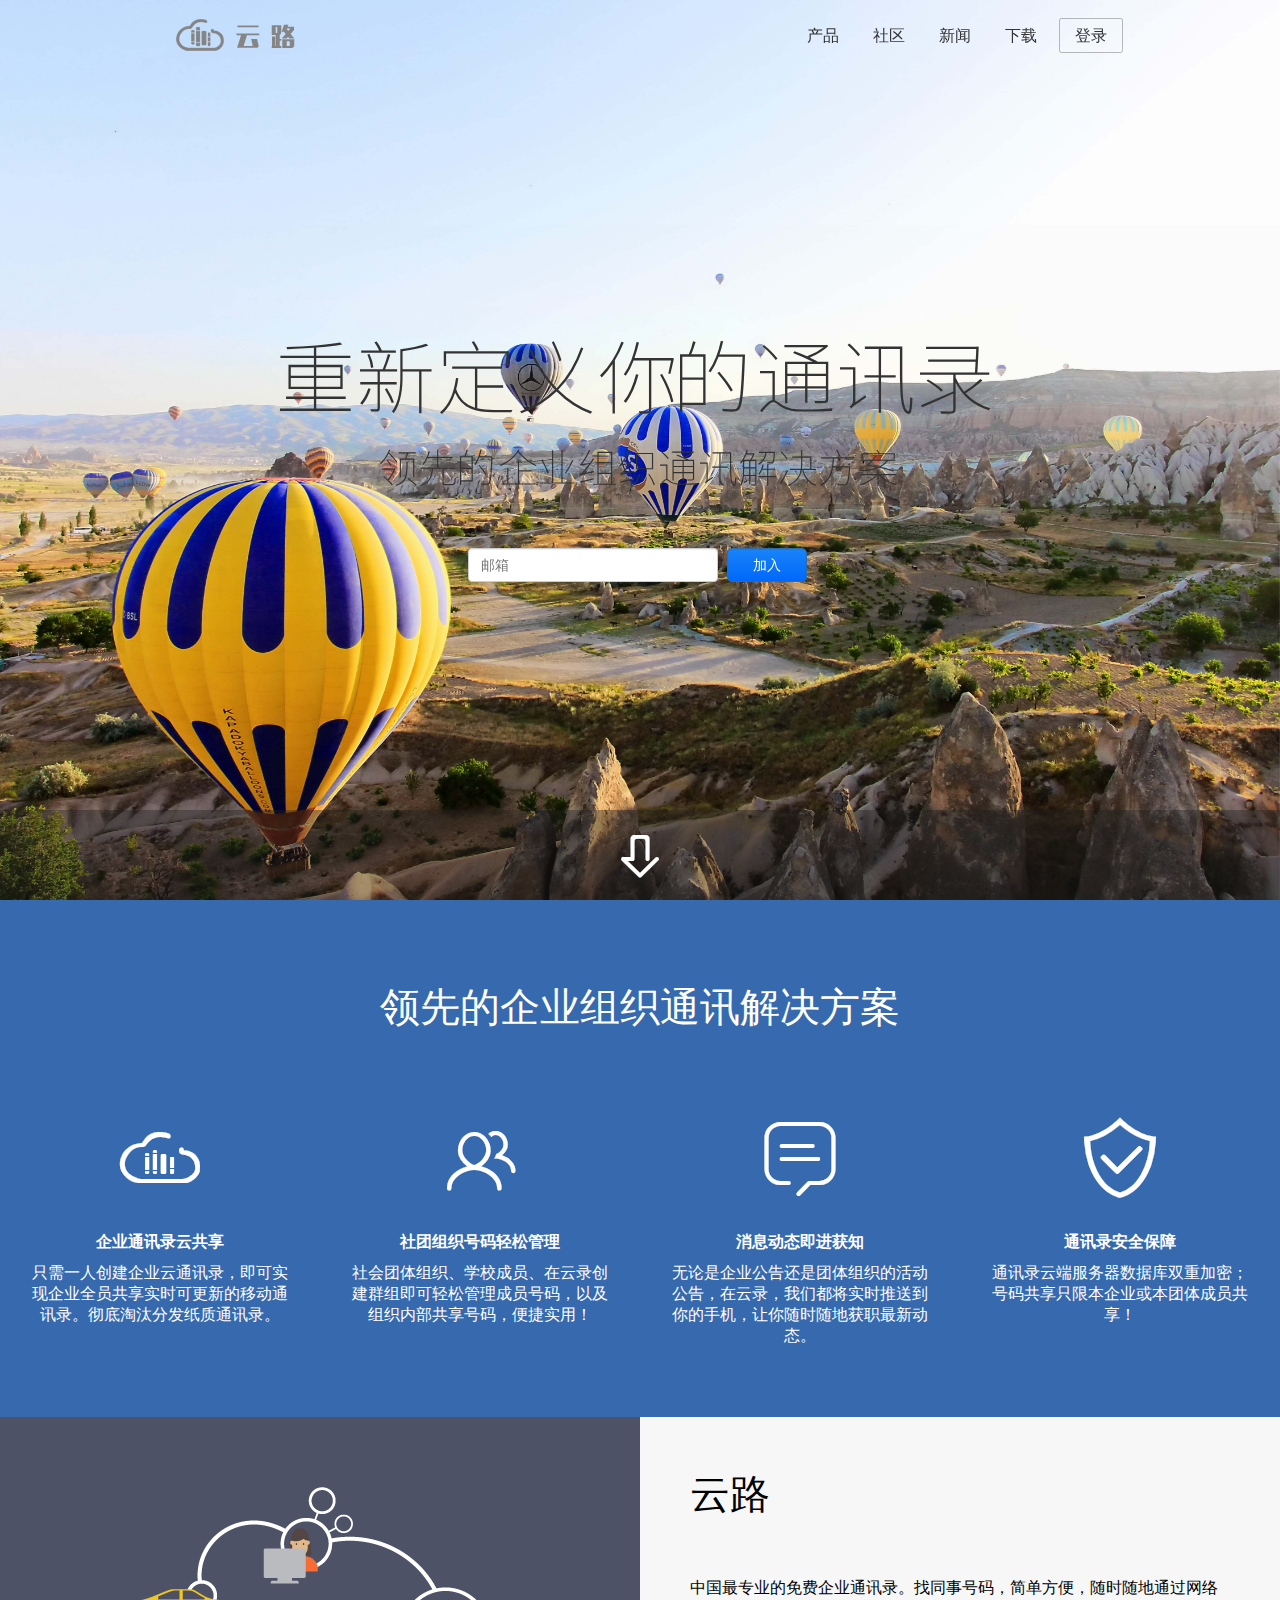
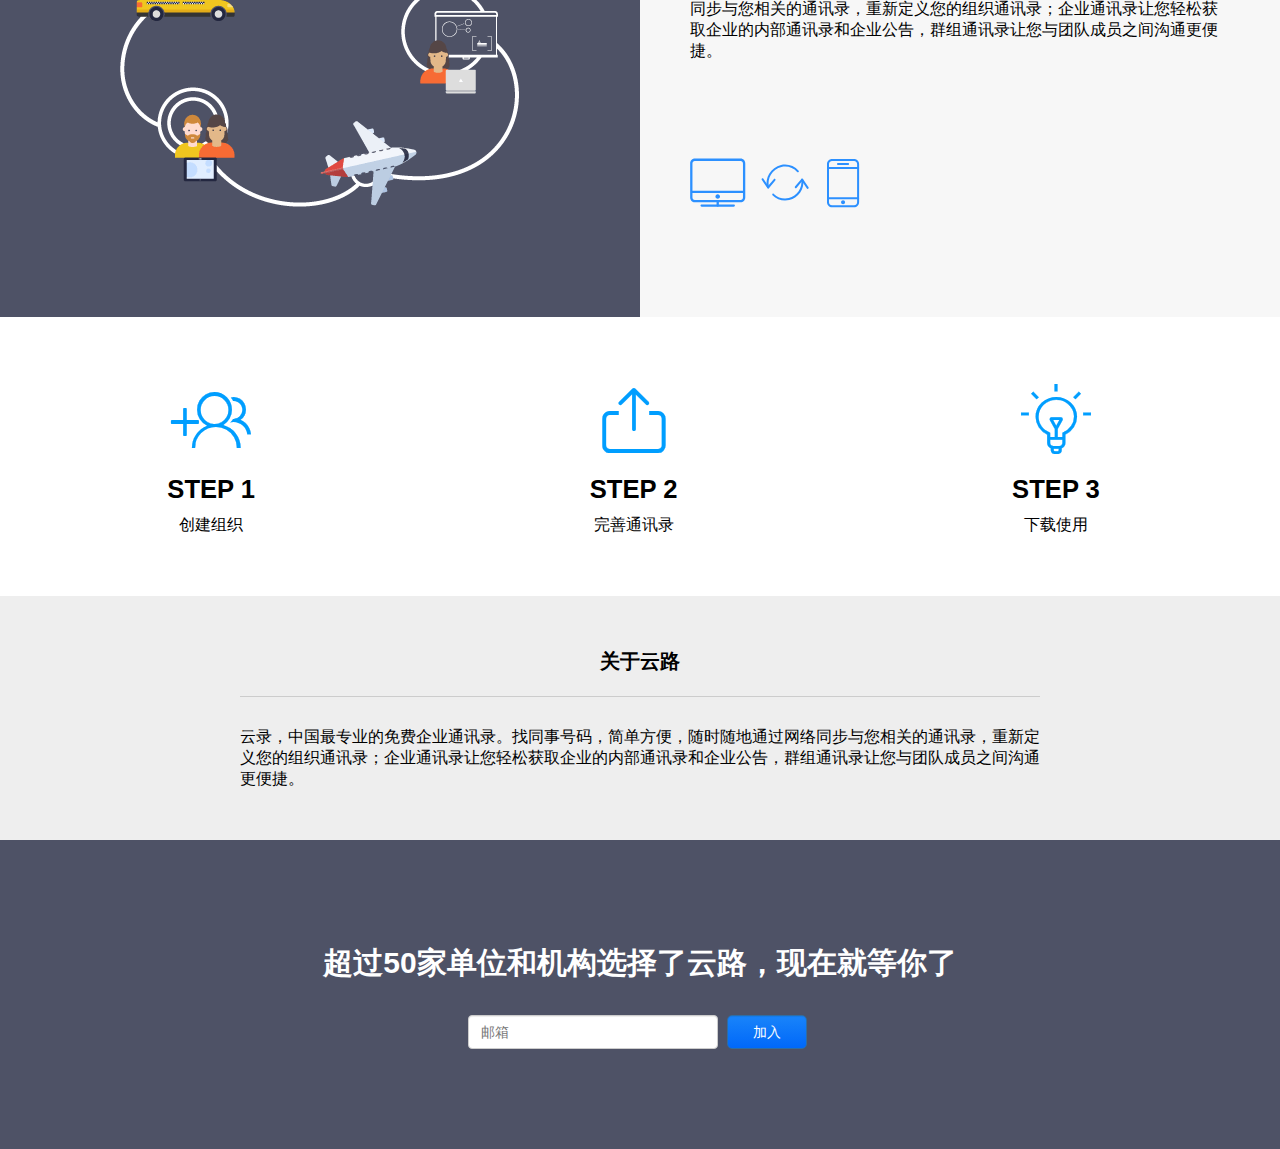
<file: index.html>
<!DOCTYPE html>
<html>
<head>
	<meta http-equiv="content-type" content="text/html;charset=utf-8">
	<meta http-equiv="X-UA-Compatible" content="IE=Edge">
	<title>Sample1</title>
	<script type="text/javascript" src="./content/scripts/jquery-1.11.1.min.js"></script>
	<script type="text/javascript" src="./content/scripts/sample1/sample1.js"></script>
	<link rel="stylesheet" type="text/css" href="./content/css/sample1/sample1.css">
</head>
<body>
	<div class="header">
		<div class="container">
			<div class="logo"></div>
			<div class="menu">
				<ul>
					<li class="menu-item"><a href="#">产品</a></li>
					<li class="menu-item"><a href="#">社区</a></li>
					<li class="menu-item"><a href="#">新闻</a></li>
					<li class="menu-item"><a href="#">下载</a></li>
					<li class="menu-item login"><a href="#">登录</a></li>
				</ul>
				<div class="-s-size">
					<div class="menu-bt iconfont icon-list"></div>
					<div class="menu-list" style="display: none;">
						<div class="menu-list-item">产品</div>
						<div class="menu-list-item">社区</div>
						<div class="menu-list-item">新闻</div>
						<div class="menu-list-item">下载</div>
						<div class="menu-list-item">登录</div>
					</div>
				</div>
			</div>
		</div>
	</div>
	<div class="banner parallax">
		<div class="parallax-img"></div>
	</div>
	<div class="banner top -trans-block">
		<div class="tbc">
			<div class="container">
				<div class="-h1">重新定义你的通讯录</div>
				<div class="-h2">领先的企业组织通讯解决方案</div>
				<div class="login">
					<input type="email" name="email" placeholder="邮箱" required class="login-input">
					<button class="submit login-input btn">加入</button>
				</div>
			</div>
		</div>
		<div class="-trans-bt iconfont icon-down"></div>
	</div>
	<div class="-content-2 -trans-block">
		<div class="-h2">领先的企业组织通讯解决方案</div>
		<div class="container-2c">
			<div class="iconfont icon-cloud"></div>
			<div class="title">企业通讯录云共享</div>
			<div class="text">只需一人创建企业云通讯录，即可实现企业全员共享实时可更新的移动通讯录。彻底淘汰分发纸质通讯录。</div>
		</div>
		<div class="container-2c">
			<div class="iconfont icon-contacts"></div>
			<div class="title">社团组织号码轻松管理</div>
			<div class="text">社会团体组织、学校成员、在云录创建群组即可轻松管理成员号码，以及组织内部共享号码，便捷实用！</div>
		</div>
		<div class="container-2c">
			<div class="iconfont icon-message"></div>
			<div class="title">消息动态即进获知</div>
			<div class="text">无论是企业公告还是团体组织的活动公告，在云录，我们都将实时推送到你的手机，让你随时随地获职最新动态。</div>
		</div>
		<div class="container-2c">
			<div class="iconfont icon-safe"></div>
			<div class="title">通讯录安全保障</div>
			<div class="text">通讯录云端服务器数据库双重加密；号码共享只限本企业或本团体成员共享！</div>
		</div>
		<div style="clear: both; margin-bottom: 70px;"></div>
	</div>
	<div class="-content-3 -trans-block">
		<div class="-content-3-left">
			<div><img src="./content/images/sample1/welcomecloud.png"></div>
		</div>
		<div class="-content-3-right">
			<div class="-h2">云路</div>
			<p>中国最专业的免费企业通讯录。找同事号码，简单方便，随时随地通过网络同步与您相关的通讯录，重新定义您的组织通讯录；企业通讯录让您轻松获取企业的内部通讯录和企业公告，群组通讯录让您与团队成员之间沟通更便捷。</p>
			<p>
				<img src="./content/images/sample1/sync.svg">
			</p>
		</div>
		<div style="clear: both;"></div>
	</div>
	<div class="-content-4 -trans-block">
		<div class="container-4c">
			<div class="iconfont icon-contacts-2"></div>
			<div class="title">STEP 1</div>
			<div class="text">创建组织</div>
		</div>
		<div class="container-4c">
			<div class="iconfont icon-finish"></div>
			<div class="title">STEP 2</div>
			<div class="text">完善通讯录</div>
		</div>
		<div class="container-4c">
			<div class="iconfont icon-upload"></div>
			<div class="title">STEP 3</div>
			<div class="text">下载使用</div>
		</div>
		<div style="clear: both;"></div>
	</div>
	<div class="-content-5 -trans-block">
		<div class="container">
			<div class="title">关于云路</div>
			<div class="text">云录，中国最专业的免费企业通讯录。找同事号码，简单方便，随时随地通过网络同步与您相关的通讯录，重新定义您的组织通讯录；企业通讯录让您轻松获取企业的内部通讯录和企业公告，群组通讯录让您与团队成员之间沟通更便捷。
			</div>
		</div>
	</div>
	<div class="-content-6 -trans-block">
		<div class="container">
			<div class="title">超过50家单位和机构选择了云路，现在就等你了</div>
			<div class="login">
				<input type="email" name="email" placeholder="邮箱" required class="login-input">
				<button class="submit login-input btn">加入</button>
			</div>
		</div>
	</div>
</body>
</html>
</file>
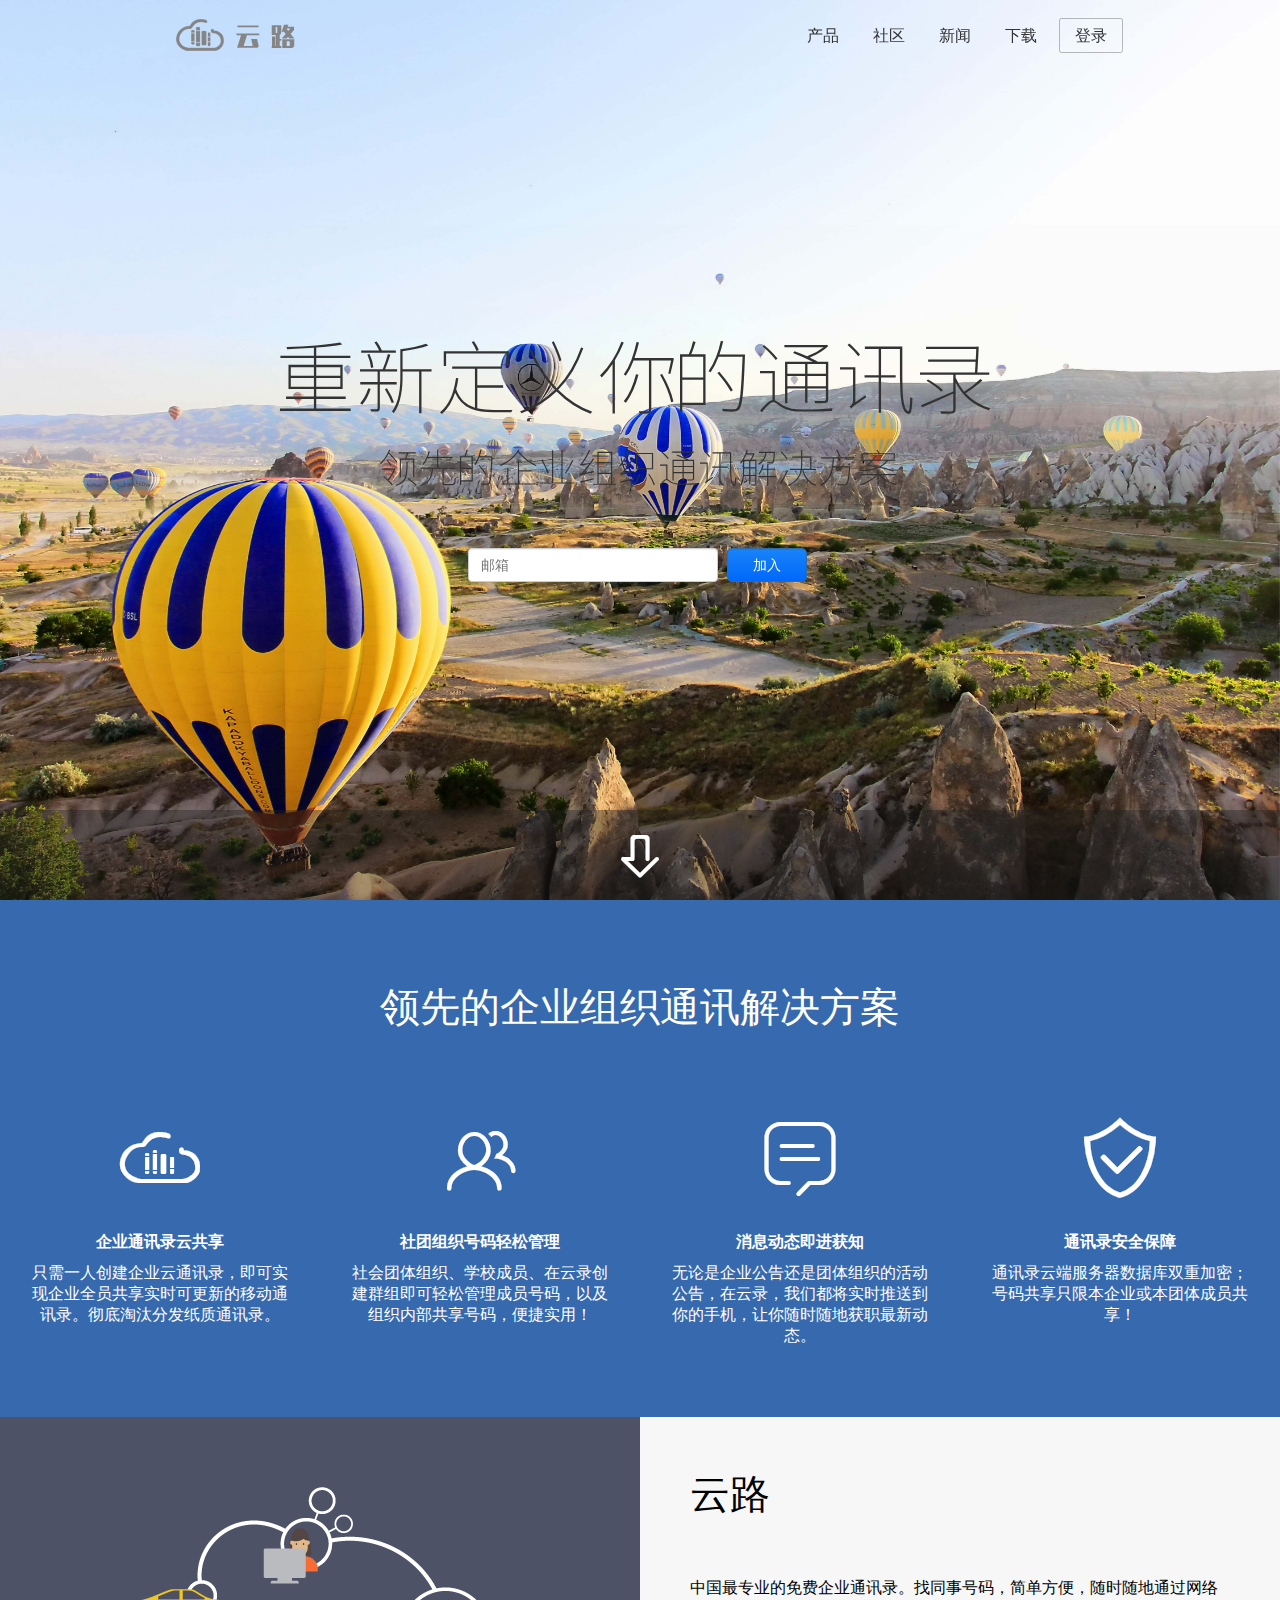
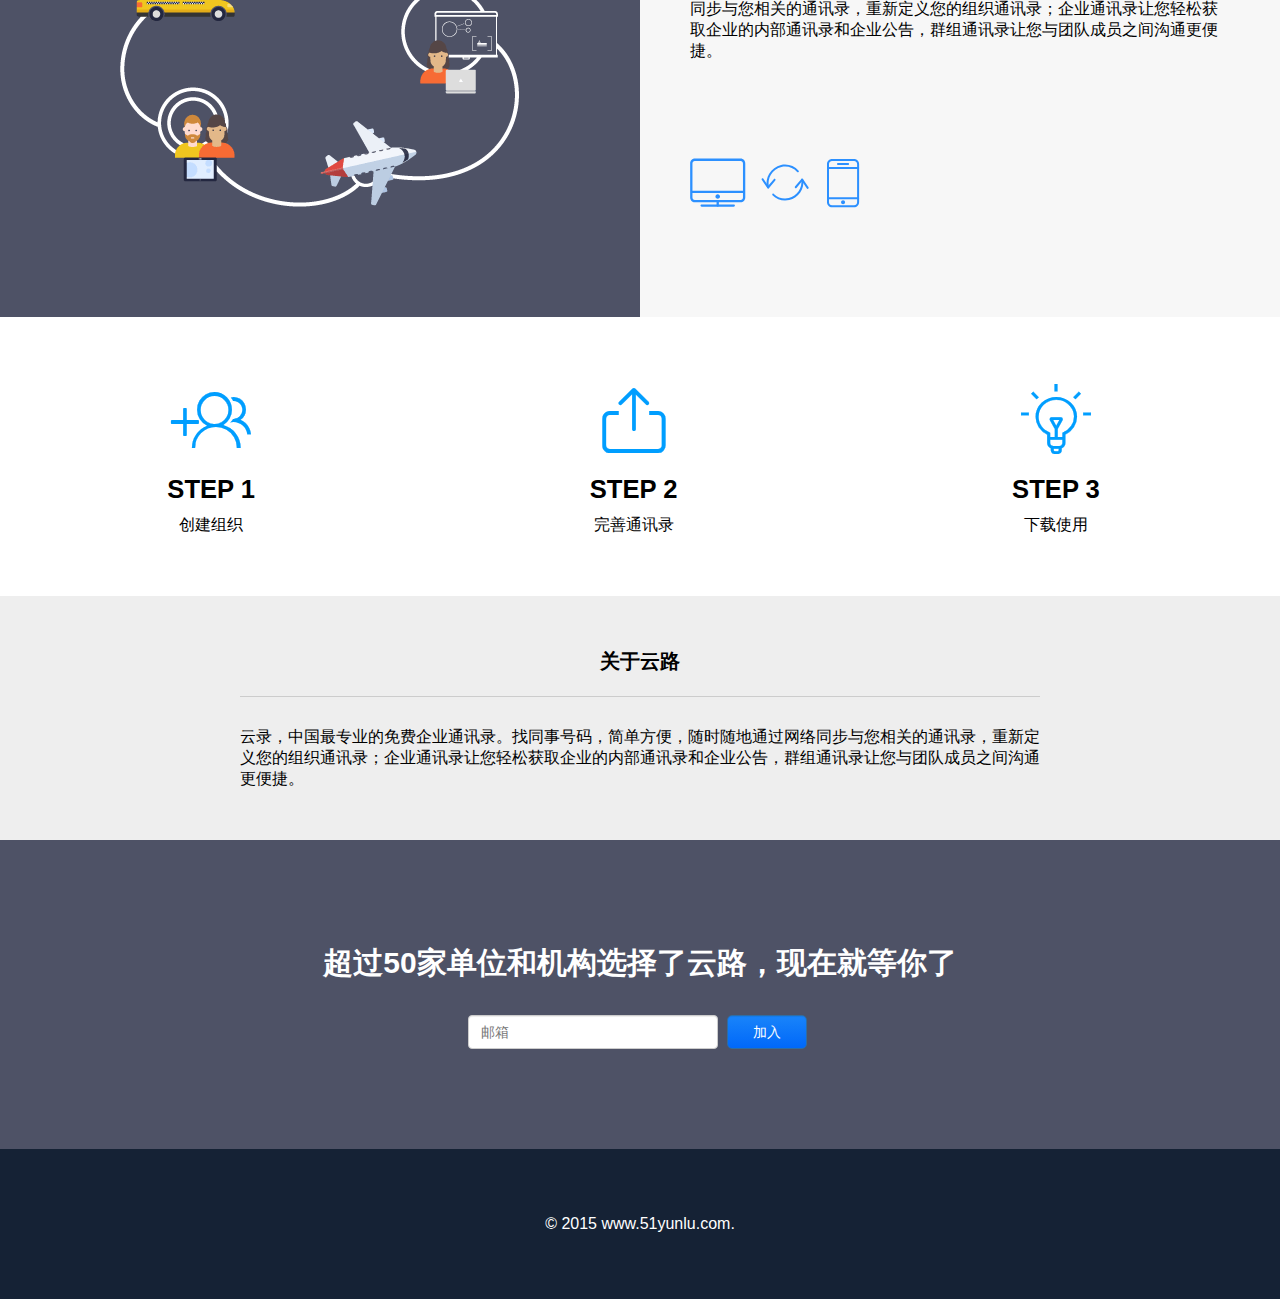
<file: sample1.html>
<!DOCTYPE html>
<html>
<head>
	<meta http-equiv="content-type" content="text/html;charset=utf-8">
	<meta http-equiv="X-UA-Compatible" content="IE=Edge">
	<title>Sample1</title>
	<script type="text/javascript" src="./content/scripts/jquery-1.11.1.min.js"></script>
	<script type="text/javascript" src="./content/scripts/sample1/sample1.js"></script>
	<link rel="stylesheet" type="text/css" href="./content/css/sample1/sample1.css">
</head>
<body>
	<div class="header">
		<div class="container">
			<div class="logo"></div>
			<div class="menu">
				<ul>
					<li class="menu-item"><a href="#">产品</a></li>
					<li class="menu-item"><a href="#">社区</a></li>
					<li class="menu-item"><a href="#">新闻</a></li>
					<li class="menu-item"><a href="#">下载</a></li>
					<li class="menu-item login"><a href="#">登录</a></li>
				</ul>
				<div class="-s-size">
					<div class="menu-bt iconfont icon-list"></div>
					<div class="menu-list" style="display: none;">
						<div class="menu-list-item">产品</div>
						<div class="menu-list-item">社区</div>
						<div class="menu-list-item">新闻</div>
						<div class="menu-list-item">下载</div>
						<div class="menu-list-item">登录</div>
					</div>
				</div>
			</div>
		</div>
	</div>
	<div class="banner parallax">
		<div class="parallax-img"></div>
	</div>
	<div class="banner top -trans-block">
		<div class="tbc">
			<div class="container">
				<div class="-h1">重新定义你的通讯录</div>
				<div class="-h2">领先的企业组织通讯解决方案</div>
				<div class="login">
					<input type="email" name="email" placeholder="邮箱" required class="login-input">
					<button class="submit login-input btn">加入</button>
				</div>
			</div>
		</div>
		<div class="-trans-bt iconfont icon-down"></div>
	</div>
	<div class="-content-2 -trans-block">
		<div class="-h2">领先的企业组织通讯解决方案</div>
		<div class="container-2c">
			<div class="iconfont icon-cloud"></div>
			<div class="title">企业通讯录云共享</div>
			<div class="text">只需一人创建企业云通讯录，即可实现企业全员共享实时可更新的移动通讯录。彻底淘汰分发纸质通讯录。</div>
		</div>
		<div class="container-2c">
			<div class="iconfont icon-contacts"></div>
			<div class="title">社团组织号码轻松管理</div>
			<div class="text">社会团体组织、学校成员、在云录创建群组即可轻松管理成员号码，以及组织内部共享号码，便捷实用！</div>
		</div>
		<div class="container-2c">
			<div class="iconfont icon-message"></div>
			<div class="title">消息动态即进获知</div>
			<div class="text">无论是企业公告还是团体组织的活动公告，在云录，我们都将实时推送到你的手机，让你随时随地获职最新动态。</div>
		</div>
		<div class="container-2c">
			<div class="iconfont icon-safe"></div>
			<div class="title">通讯录安全保障</div>
			<div class="text">通讯录云端服务器数据库双重加密；号码共享只限本企业或本团体成员共享！</div>
		</div>
		<div style="clear: both; margin-bottom: 70px;"></div>
	</div>
	<div class="-content-3 -trans-block">
		<div class="-content-3-left">
			<div><img src="./content/images/sample1/welcomecloud.png"></div>
		</div>
		<div class="-content-3-right">
			<div class="-h2">云路</div>
			<p>中国最专业的免费企业通讯录。找同事号码，简单方便，随时随地通过网络同步与您相关的通讯录，重新定义您的组织通讯录；企业通讯录让您轻松获取企业的内部通讯录和企业公告，群组通讯录让您与团队成员之间沟通更便捷。</p>
			<p>
				<img src="./content/images/sample1/sync.svg">
			</p>
		</div>
		<div style="clear: both;"></div>
	</div>
	<div class="-content-4 -trans-block">
		<div class="container-4c">
			<div class="iconfont icon-contacts-2"></div>
			<div class="title">STEP 1</div>
			<div class="text">创建组织</div>
		</div>
		<div class="container-4c">
			<div class="iconfont icon-finish"></div>
			<div class="title">STEP 2</div>
			<div class="text">完善通讯录</div>
		</div>
		<div class="container-4c">
			<div class="iconfont icon-upload"></div>
			<div class="title">STEP 3</div>
			<div class="text">下载使用</div>
		</div>
		<div style="clear: both;"></div>
	</div>
	<div class="-content-5 -trans-block">
		<div class="container">
			<div class="title">关于云路</div>
			<div class="text">云录，中国最专业的免费企业通讯录。找同事号码，简单方便，随时随地通过网络同步与您相关的通讯录，重新定义您的组织通讯录；企业通讯录让您轻松获取企业的内部通讯录和企业公告，群组通讯录让您与团队成员之间沟通更便捷。
			</div>
		</div>
	</div>
	<div class="-content-6 -trans-block">
		<div class="container">
			<div class="title">超过50家单位和机构选择了云路，现在就等你了</div>
			<div class="login">
				<input type="email" name="email" placeholder="邮箱" required class="login-input">
				<button class="submit login-input btn">加入</button>
			</div>
		</div>
	</div>
	<div class="-content-7 -trans-block">
		<p>© 2015 www.51yunlu.com.</p>
	</div>
</body>
</html>
</file>
<file: content/css/sample1/sample1.css>
html, body
{
	margin: 0;
	padding: 0;
	font-size: 16px;
 	height: 100%;
}
html, body, button, a
{
	font-family: "Helvetica Neue",Helvetica,Arial,"Microsoft Yahei","Hiragino Sans GB","WenQuanYi Micro Hei",sans-serif!important;
 	-webkit-font-smoothing: antialiased;
}
*, :after, :before
{
	-webkit-box-sizing: border-box;
	-moz-box-sizing: border-box;
	box-sizing: border-box;
}
.container
{
	width: 970px;
	margin: 0 auto;
}
.tbc
{
	display: table-cell;
}
.-h1
{
	font-size: 80px;
}
.-h2
{
	font-size: 40px;
}
.btn
{
	cursor: pointer;
}
@media (max-width: 1000px) {
	.container
	{
		width: auto;
	}
	.-h1
	{
		font-size: 40px;
	}
	.-h2
	{
		font-size: 20px;
	}
}

/*********
* translation
**********/
.-trans-block
{
	display: block;
	background-color: #fff;
}
.-trans-bt
{
	position: absolute;
	left: 0;
	width: 100%;
	text-align: center;
	bottom: 0;
	font-size: 60px;
	line-height: 1.5;
	background: rgba(33,33,33,.4);
	cursor: pointer;
	-webkit-transition: all ease-in-out 200ms;
	-o-transition: all ease-in-out 200ms;
	transition: all ease-in-out 200ms;
	color: #fff;
}
.-trans-bt:hover
{
	background: rgba(33,33,33,.6);
}

/*********
* header
**********/
.header
{
	height: 65px;
	position: absolute;
	top: 0;
	left: 0;
	width: 100%;
	z-index: 10;
}
.header .logo
{
	height: 40px;
	width: 140px;
	float: left;
	background: url(../../images/sample1/logo.png);
	cursor: pointer;
	margin: 15px 0 0 15px;
}
.header .menu
{
	float: right;
}
.header .menu .menu-item
{
	float: left;
	list-style: none;
	margin-top: 10px;
}
.header .menu .menu-item a
{
	color: #333;
	font-size: 1em;
	text-decoration: none;
	padding: 15px;
	margin: 0 2px;
	border-bottom: 1px solid transparent;
	-webkit-transition: all ease-in-out 200ms;
	-o-transition: all ease-in-out 200ms;
	transition: all ease-in-out 200ms;
}
.header .menu .-s-size
{
	display: none;
	color: #333;
	cursor: pointer;
}
.header .menu .menu-bt
{
	font-size: 32px;
	margin: 12px;
}
.header .menu .menu-item a:hover
{
	border-bottom: 1px solid #fff;
}
.header .menu .menu-item.login a
{
	border: rgba(33,33,33,.3) solid 1px;
	-webkit-border-radius: 2.5px;
	border-radius: 2.5px;
	margin: 0 2px 0 5px;
	padding: 8px 15px;
}
.header .menu .menu-item.login a:hover
{
	border-color: rgba(33,33,33,1);
}
.header .menu .menu-list
{
	position: absolute;
	width: 100%;
	top: 65px;
	left: 0;
	background: rgba(0,0,0,.2);
}
.header .menu .menu-list div
{
	padding: 10px;
	text-align: center;
}
.header .menu .menu-list div:hover
{
	background: rgba(0,0,0,.2);	
}
@media (max-width: 700px) {
	.header .menu ul
	{
		display: none;
	}
	.header .menu .-s-size
	{
		display: block;
	}
}

/*********
* banner
**********/
.banner
{
	width: 100%;
	height: 100%;
}
.parallax
{
	position: fixed;
	z-index: -1;
}
.parallax-img
{
	position: relative;
	width: 100%;
	height: 100%;
}
.parallax-img:before
{
	background-position-x: center;
	position: absolute;
	content: "";
	display: block;
	height: 100%;
	width: 100%;
	-webkit-background-size: cover;
	background-size: cover;
	background-image: url(../../images/sample1/bk.jpg);
}

/*********
* top
**********/
.top
{
	position: relative;
	display: table !important;
	table-layout: fixed;
	color: #333;
}
.top.-trans-block
{
	background-color: transparent;
}
.top .tbc
{
	/*height: 300px;*/
	width: 100%;
	padding: 0;
	border: 0;
	vertical-align: middle;
	text-align: center;
}
.top .login
{
	margin-top: 50px;
}
.top .login-input,
.-content-6 .login-input
{
	width: 250px;
	margin-right: 5px;
	height: 34px;
	padding: 6px 12px;
	font-size: 14px;
	line-height: 1.42857143;
	color: #555;
	background-color: #fff;
	background-image: none;
	border: 1px solid #ccc;
	border-radius: 4px;
	-webkit-box-shadow: inset 0 1px 1px rgba(0,0,0,.075);
	box-shadow: inset 0 1px 1px rgba(0,0,0,.075);
	-webkit-transition: border-color ease-in-out .15s,-webkit-box-shadow ease-in-out .15s;
	-o-transition: border-color ease-in-out .15s,box-shadow ease-in-out .15s;
	transition: border-color ease-in-out .15s,box-shadow ease-in-out .15s;
}
.top .login-input:focus,
.-content-6 .logo-input:focus
{
	border-color: #66afe9;
	outline: 0;
	-webkit-box-shadow: inset 0 1px 1px rgba(0,0,0,.075),0 0 8px rgba(102,175,233,.6);
	box-shadow: inset 0 1px 1px rgba(0,0,0,.075),0 0 8px rgba(102,175,233,.6);
}
.top .submit,
.-content-6 .submit
{
	width: 80px;
	border-color: #2e6da4;
	color: #fff;
	-webkit-border-radius: 5px;
	border-radius: 5px;
	background: -webkit-linear-gradient(top,#1984FA,#0068F9);
	background: -o-linear-gradient(top,#1984FA,#0068F9);
}
.top .submit:hover,
.-content-6 .submit:hover
{
	background: -webkit-linear-gradient(top,#0074F9,#0059F8);
	background: -o-linear-gradient(top,#0074F9,#0059F8);
}
.top .-h1,
.top .-h2
{
	font-family: SiYuan-ExtraLight,Lato,"Helvetica Neue",Arial,Microsoft Yahei,Hiragino Sans GB,WenQuanYi Micro Hei,sans-serif;
	font-weight: 100;
	line-height: 1.5em;
}
@media (max-width: 500px) {
	.top .login-input,
	.top .submit,
	.-content-6 .login-input,
	.-content-6 .submit
	{
		width: 90%;
		margin-top: 20px;
	}
}

/*********
* 2 content
**********/
.-content-2
{
	color: #434a54;
	text-align: center;
	background: rgba(54, 105, 174, 1);
	color: white;
}
.-content-2 .-h2
{
	padding: 80px 0 20px 0;
}
.container-2c
{
	float: left;
	width: 25%;
	padding: 0 30px;
}
.container-2c .iconfont
{
	font-size: 80px;
	margin: 60px 0 30px 0;
}
.container-2c .title
{
	font-weight: bold;
	margin-bottom: 10px;
}
@media (max-width: 1000px) {
	.container-2c
	{
		width: 50%;
	}
}
@media (max-width: 600px) {
	.container-2c
	{
		width: 100%;
	}
}

/*********
* 3 content
**********/
.-content-3-left,
.-content-3-right
{
	float: left;
	width: 50%;
	height: 500px;
}
.-content-3-left
{
	display: table;
	text-align: center;
	background: rgba(78, 82, 102, 1);
}
.-content-3-left div
{
	vertical-align: middle;
	margin-top: 70px;
}
.-content-3-right
{
	padding: 50px;
	background: #F7F7F7;
}
.-content-3-right .-h2
{
	padding-bottom: 40px;
}
.-content-3-right p
{
	padding-bottom: 80px;
}
@media (max-width: 820px) {
	.-content-3-left
	{
		display: none;
	}
	.-content-3-right
	{
		width: 100%;
	}
}

/*********
* 4 content
**********/
.-content-4
{

}
.container-4c
{
	float: left;
	width: 33%;
	text-align: center;
	padding: 60px;
}
.container-4c .iconfont
{
	font-size: 80px;
	color: rgba(0, 158, 255, 1);
}
.container-4c .title
{
	font-weight: bold;
	font-size: 1.6em;
	line-height: 2.0;
}
@media (max-width: 600px) {
	.container-4c
	{
		width: 100%;
	}
}

/*********
* 5 content
**********/
.-content-5
{
	background: #eee;
	padding: 50px 0;
}
.-content-5 .container
{
	width: 800px;
}
.-content-5 .title
{
	text-align: center;
	font-size: 20px;
	font-weight: bold;
	line-height: 1.5;
	padding-bottom: 20px;
	border: #ccc solid 0px;
	border-bottom-width: 1px;
}
.-content-5 .text
{
	padding-top: 30px;
}
@media (max-width: 820px) {
	.-content-5 .container
	{
		width: 90%;
	}
}

/*********
* 6 content
**********/
.-content-6
{
	background: #4E5266;
	padding: 100px 0;
	text-align: center;
	color: #fff;
}
.-content-6 .title
{
	font-size: 30px;
	font-weight: bold;
	line-height: 1.5;
	padding-bottom: 30px;
}

/*********
* 7 content
**********/
.-content-7
{
	background-color: #152235;
	text-align: center;
	padding: 50px 0;
	color: #fff;
}

/*********
* font
**********/
@font-face {
	font-family: 'SiYuan-ExtraLight';
	src: url(fonts/SiYuan-ExtraLight.eot);
	src: url(fonts/SiYuan-ExtraLight.eot?#iefix) format('embedded-opentype'),
		url(fonts/SiYuan-ExtraLight.woff) format('woff'),
		url(fonts/SiYuan-ExtraLight.ttf) format('truetype'),
		url(fonts/SiYuan-ExtraLight.svg#SiYuan-ExtraLight) format('svg');
}

@font-face {
	font-family: "iconfont";
	src: url(fonts/iconfont.eot);
	src: url(fonts/iconfont.eot?#iefix) format('embedded-opentype'),
		url(fonts/iconfont.woff) format('woff'),
		url(fonts/iconfont.ttf) format('truetype'),
		url(fonts/iconfont.svg#iconfont) format('svg');
}

.iconfont
{
	font-family:"iconfont" !important;
	font-style:normal;
	-webkit-font-smoothing: antialiased;
	-webkit-text-stroke-width: 0.2px;
	-moz-osx-font-smoothing: grayscale;
}
.icon-down:before { content: "\e600"; }
.icon-up:before { content: "\e601"; }
.icon-list:before { content: "\e602"; }
.icon-contacts:before { content: "\e603"; }
.icon-cloud:before { content: "\e604"; }
.icon-safe:before { content: "\e605"; }
.icon-message:before { content: "\e606"; }
.icon-contacts-2:before { content: "\e607"; }
.icon-upload:before { content: "\e608"; }
.icon-finish:before { content: "\e609"; }
</file>
